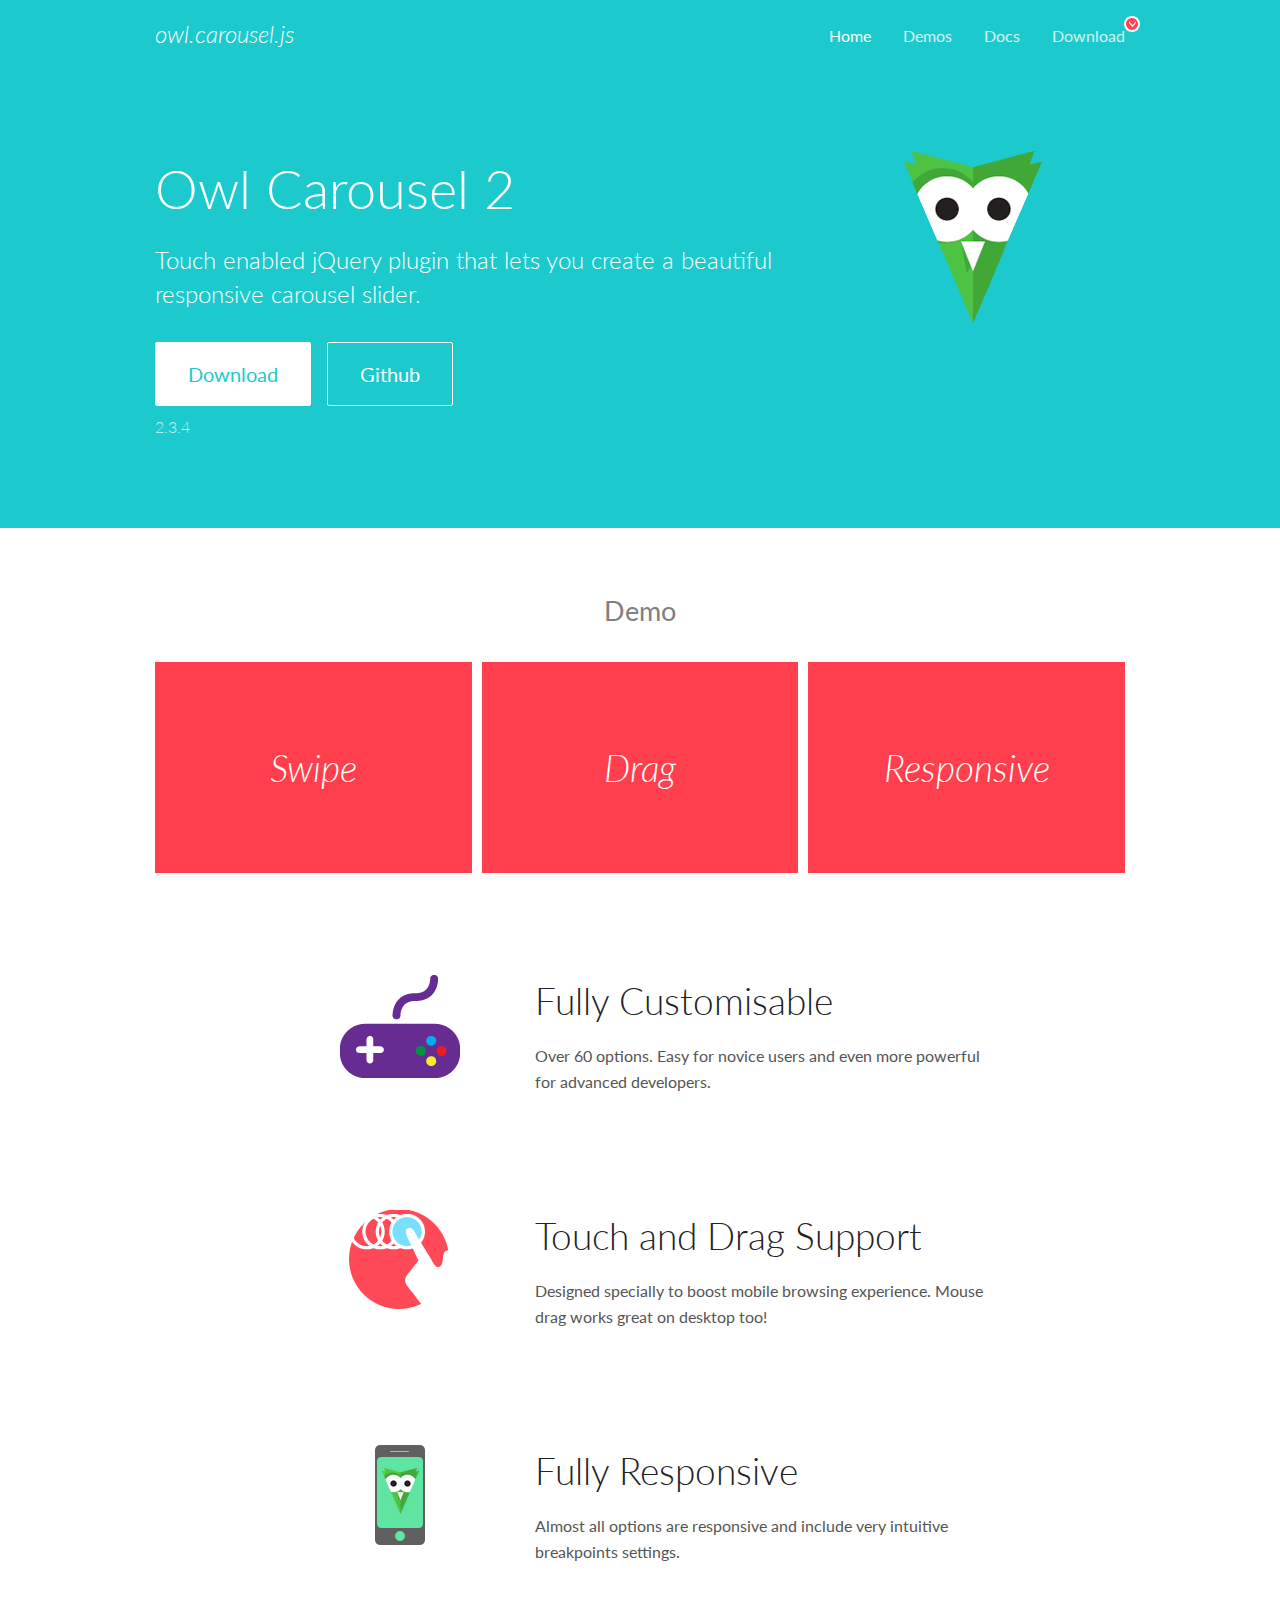
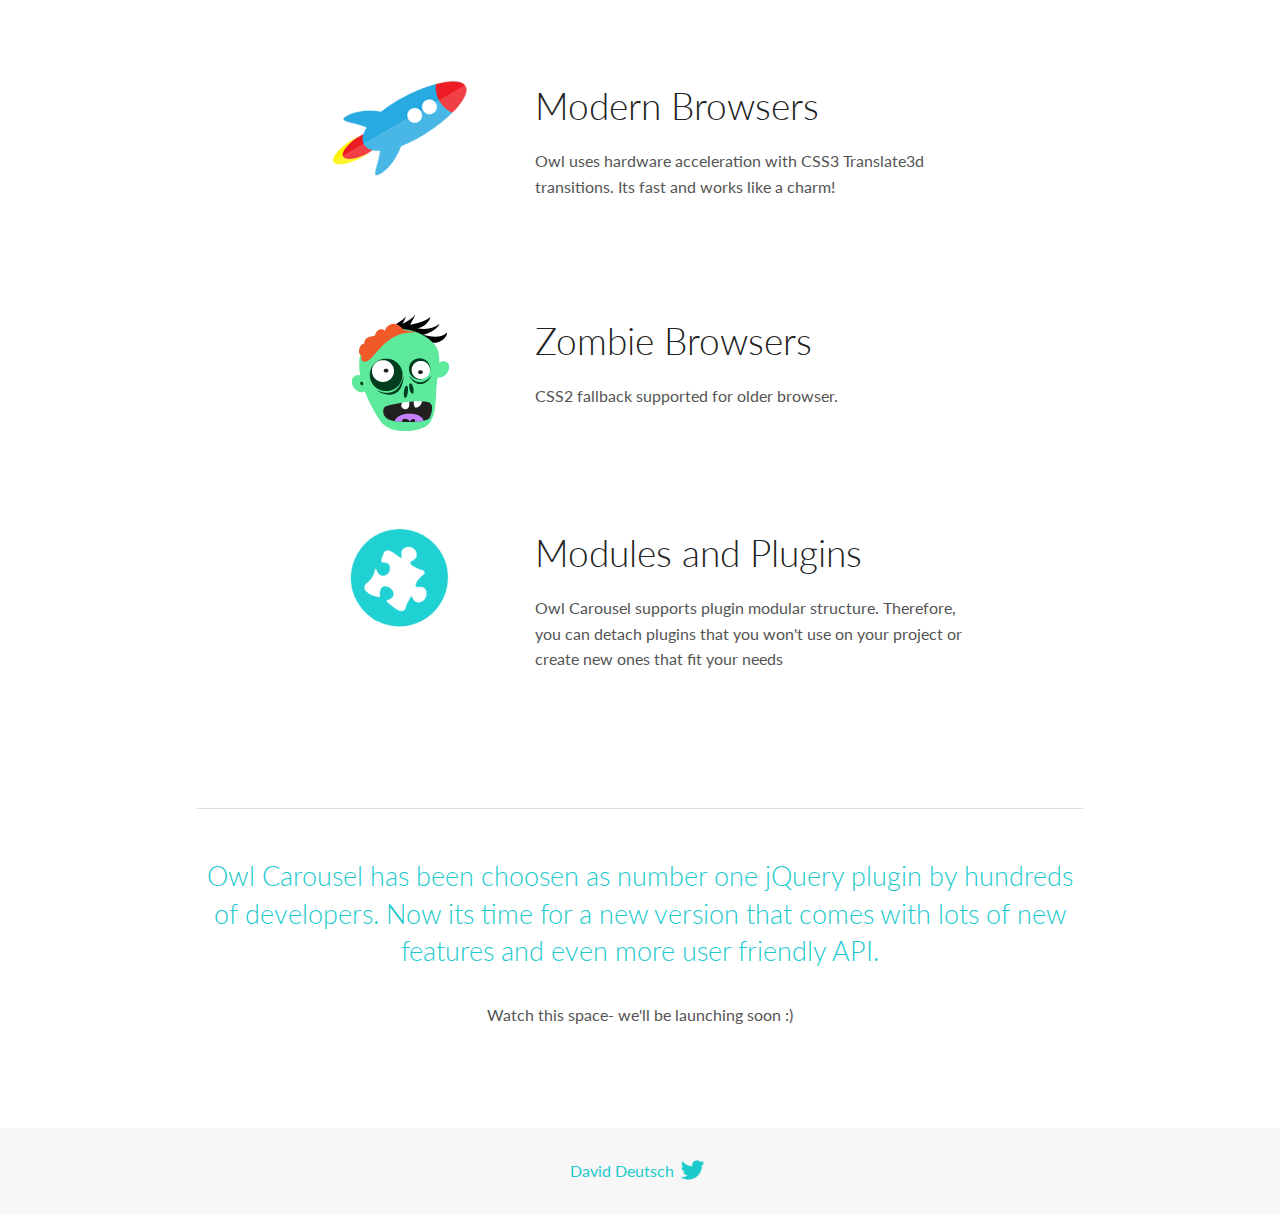
<file: libs/owlcarousel/docs/index.html>
<!DOCTYPE html>
<html lang="en">
  <head>

    <!-- head -->
    <meta charset="utf-8">
    <meta name="msapplication-tap-highlight" content="no" />
    <meta name="viewport" content="width=device-width, initial-scale=1.0" />
    <meta name="description" content="Touch enabled jQuery plugin that lets you create beautiful responsive carousel slider.">
    <meta name="author" content="David Deutsch">
    <title>
      Home | Owl Carousel | 2.3.4
    </title>

    <!-- Stylesheets -->
    <link href='https://fonts.googleapis.com/css?family=Lato:300,400,700,400italic,300italic' rel='stylesheet' type='text/css'>
    <link rel="stylesheet" href="assets/css/docs.theme.min.css">

    <!-- Owl Stylesheets -->
    <link rel="stylesheet" href="assets/owlcarousel/assets/owl.carousel.min.css">
    <link rel="stylesheet" href="assets/owlcarousel/assets/owl.theme.default.min.css">

    <!-- HTML5 shim and Respond.js IE8 support of HTML5 elements and media queries -->

    <!--[if lt IE 9]>
      <script src="https://oss.maxcdn.com/libs/html5shiv/3.7.0/html5shiv.js"></script>
      <script src="https://oss.maxcdn.com/libs/respond.js/1.3.0/respond.min.js"></script>
    <![endif]-->

    <!-- Favicons -->
    <link rel="apple-touch-icon-precomposed" sizes="144x144" href="assets/ico/apple-touch-icon-144-precomposed.png">
    <link rel="shortcut icon" href="assets/ico/favicon.png">
    <link rel="shortcut icon" href="favicon.ico">

    <!-- Yeah i know js should not be in header. Its required for demos.-->

    <!-- javascript -->
    <script src="assets/vendors/jquery.min.js"></script>
    <script src="assets/owlcarousel/owl.carousel.js"></script>
  </head>
  <body>

    <!-- header -->
    <header class="header">
      <div class="row">
        <div class="large-12 columns">
          <div class="brand left">
            <h3>
              <a href="/OwlCarousel2/">owl.carousel.js</a> 
            </h3>
          </div>
          <a id="toggle-nav" class="right">
            <span></span> <span></span> <span></span> 
          </a> 
          <div class="nav-bar">
            <ul class="clearfix">
              <li class="active">
                <a href="/OwlCarousel2/index.html">Home</a> 
              </li>
              <li> <a href="/OwlCarousel2/demos/demos.html">Demos</a>  </li>
              <li> <a href="/OwlCarousel2/docs/started-welcome.html">Docs</a>  </li>
              <li>
                <a href="https://github.com/OwlCarousel2/OwlCarousel2/archive/2.3.4.zip">Download</a> 
                <span class="download"></span> 
              </li>
            </ul>
          </div>
        </div>
      </div>
    </header>

    <!-- home panel -->
    <section id="hero">
      <div class="row">
        <div class="large-8 medium-8 columns">
          <h1>Owl Carousel 2</h1>
          <h4>Touch enabled jQuery plugin that lets you create a beautiful responsive carousel slider.</h4>
          <a href="https://github.com/OwlCarousel2/OwlCarousel2/archive/2.3.4.zip" class="hero-button">Download</a> 
          <a href="https://github.com/OwlCarousel2/OwlCarousel2" class="hero-button outline">Github</a> 
          <p>2.3.4</p>
        </div>
        <div class="large-4 medium-4 columns">
          <img class="owl-logo" src="assets/img/owl-logo.png" alt="mr. Owl">
        </div>
      </div>
    </section>

    <!-- body -->
    <div class="home-demo">
      <div class="row">
        <div class="large-12 columns">
          <h3>Demo</h3>
          <div class="owl-carousel">
            <div class="item">
              <h2>Swipe</h2>
            </div>
            <div class="item">
              <h2>Drag</h2>
            </div>
            <div class="item">
              <h2>Responsive</h2>
            </div>
            <div class="item">
              <h2>CSS3</h2>
            </div>
            <div class="item">
              <h2>Fast</h2>
            </div>
            <div class="item">
              <h2>Easy</h2>
            </div>
            <div class="item">
              <h2>Free</h2>
            </div>
            <div class="item">
              <h2>Upgradable</h2>
            </div>
            <div class="item">
              <h2>Tons of options</h2>
            </div>
            <div class="item">
              <h2>Infinity</h2>
            </div>
            <div class="item">
              <h2>Auto Width</h2>
            </div>
          </div>
        </div>
      </div>
    </div>
    <script>
      var owl = $('.owl-carousel');
      owl.owlCarousel({
        margin: 10,
        loop: true,
        responsive: {
          0: {
            items: 1
          },
          600: {
            items: 2
          },
          1000: {
            items: 3
          }
        }
      })
    </script>

    <!-- features -->
    <div id="features">
      <div class="row">
        <div class="small-12 medium-9 small-centered columns">
          <section class="row feature">
            <div class="medium-4 small-12 columns">
              <img src="assets/img/feature-options.png" alt="">
            </div>
            <div class="medium-8 small-12 columns">
              <h2>Fully Customisable</h2>
              <p>Over 60 options. Easy for novice users and even more powerful for advanced developers.</p>
            </div>
          </section>
          <section class="row feature">
            <div class="medium-4 small-12 columns">
              <img src="assets/img/feature-drag.png" alt="">
            </div>
            <div class="medium-8 small-12 columns">
              <h2>Touch and Drag Support</h2>
              <p>Designed specially to boost mobile browsing experience. Mouse drag works great on desktop too!</p>
            </div>
          </section>
          <section class="row feature">
            <div class="medium-4 small-12 columns">
              <img src="assets/img/feature-responsive.png" alt="">
            </div>
            <div class="medium-8 small-12 columns">
              <h2>Fully Responsive</h2>
              <p>Almost all options are responsive and include very intuitive breakpoints settings.</p>
            </div>
          </section>
          <section class="row feature">
            <div class="medium-4 small-12 columns">
              <img src="assets/img/feature-modern.png" alt="">
            </div>
            <div class="medium-8 small-12 columns">
              <h2>Modern Browsers</h2>
              <p>Owl uses hardware acceleration with CSS3 Translate3d transitions. Its fast and works like a charm! </p>
            </div>
          </section>
          <section class="row feature">
            <div class="medium-4 small-12 columns">
              <img src="assets/img/feature-zombie.png" alt="">
            </div>
            <div class="medium-8 small-12 columns">
              <h2>Zombie Browsers</h2>
              <p>CSS2 fallback supported for older browser.</p>
            </div>
          </section>
          <section class="row feature">
            <div class="medium-4 small-12 columns">
              <img src="assets/img/feature-module.png" alt="">
            </div>
            <div class="medium-8 small-12 columns">
              <h2>Modules and Plugins</h2>
              <p>Owl Carousel supports plugin modular structure. Therefore, you can detach plugins that you won&#x27;t use on your project or create new ones that fit your needs</p>
            </div>
          </section>
        </div>
      </div>
    </div>

    <!-- footer -->
    <section id="teaser-text">
      <div class="row">
        <div class="small-12 medium-11 small-centered columns">
          <hr>
          <h3 id="owl-carousel-has-been-choosen-as-number-one-jquery-plugin-by-hundreds-of-developers-now-its-time-for-a-new-version-that-comes-with-lots-of-new-features-and-even-more-user-friendly-api-">Owl Carousel has been choosen as number one jQuery plugin by hundreds of developers. Now its time for a new version that comes with lots of new features and even more user friendly API.</h3>
          <p>Watch this space- we&#39;ll be launching soon :)</p>
        </div>
      </div>
    </section>

    <!-- footer -->
    <footer class="footer">
      <div class="row">
        <div class="large-12 columns">
          <h5>
            <a href="/OwlCarousel2/docs/support-contact.html">David Deutsch</a> 
            <a id="custom-tweet-button" href="https://twitter.com/share?url=https://github.com/OwlCarousel2/OwlCarousel2&text=Owl Carousel - This is so awesome! " target="_blank"></a> 
          </h5>
        </div>
      </div>
    </footer>

    <!-- vendors -->
    <script src="assets/vendors/highlight.js"></script>
    <script src="assets/js/app.js"></script>
  </body>
</html>
</file>
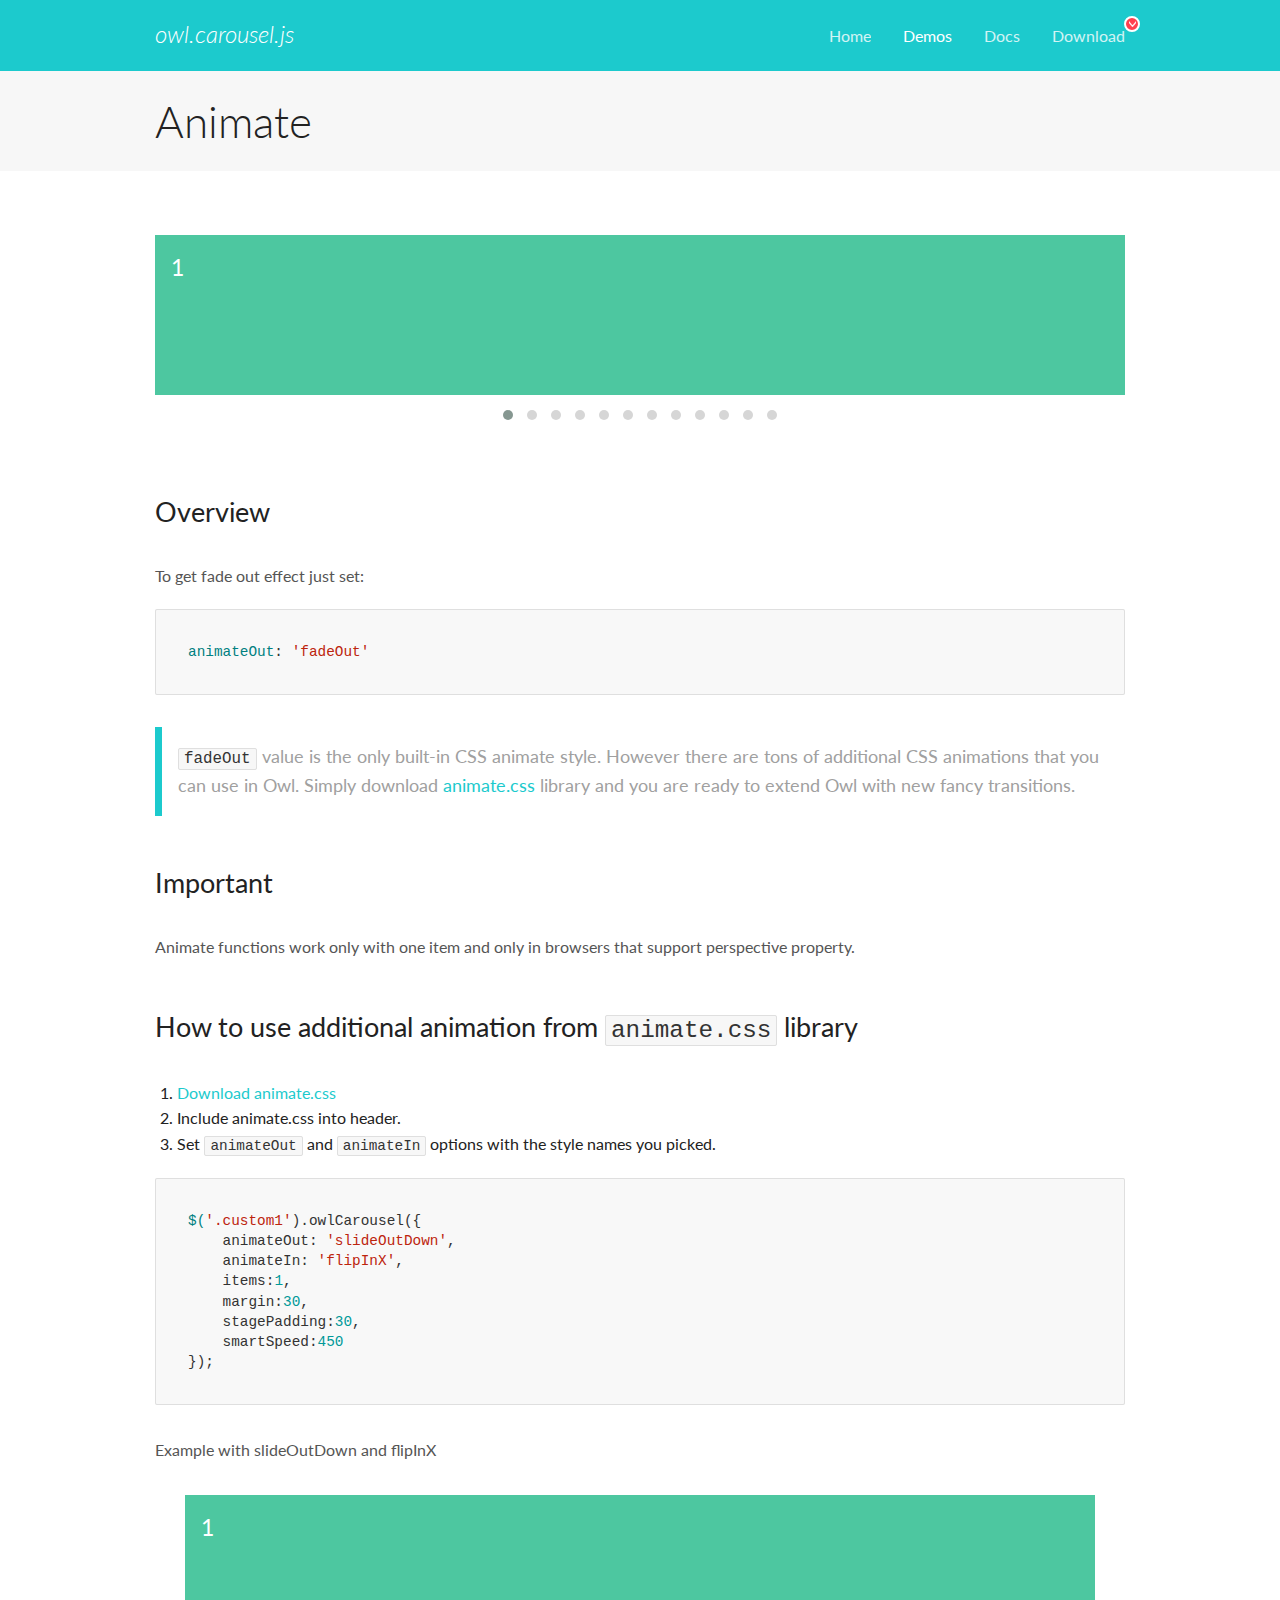
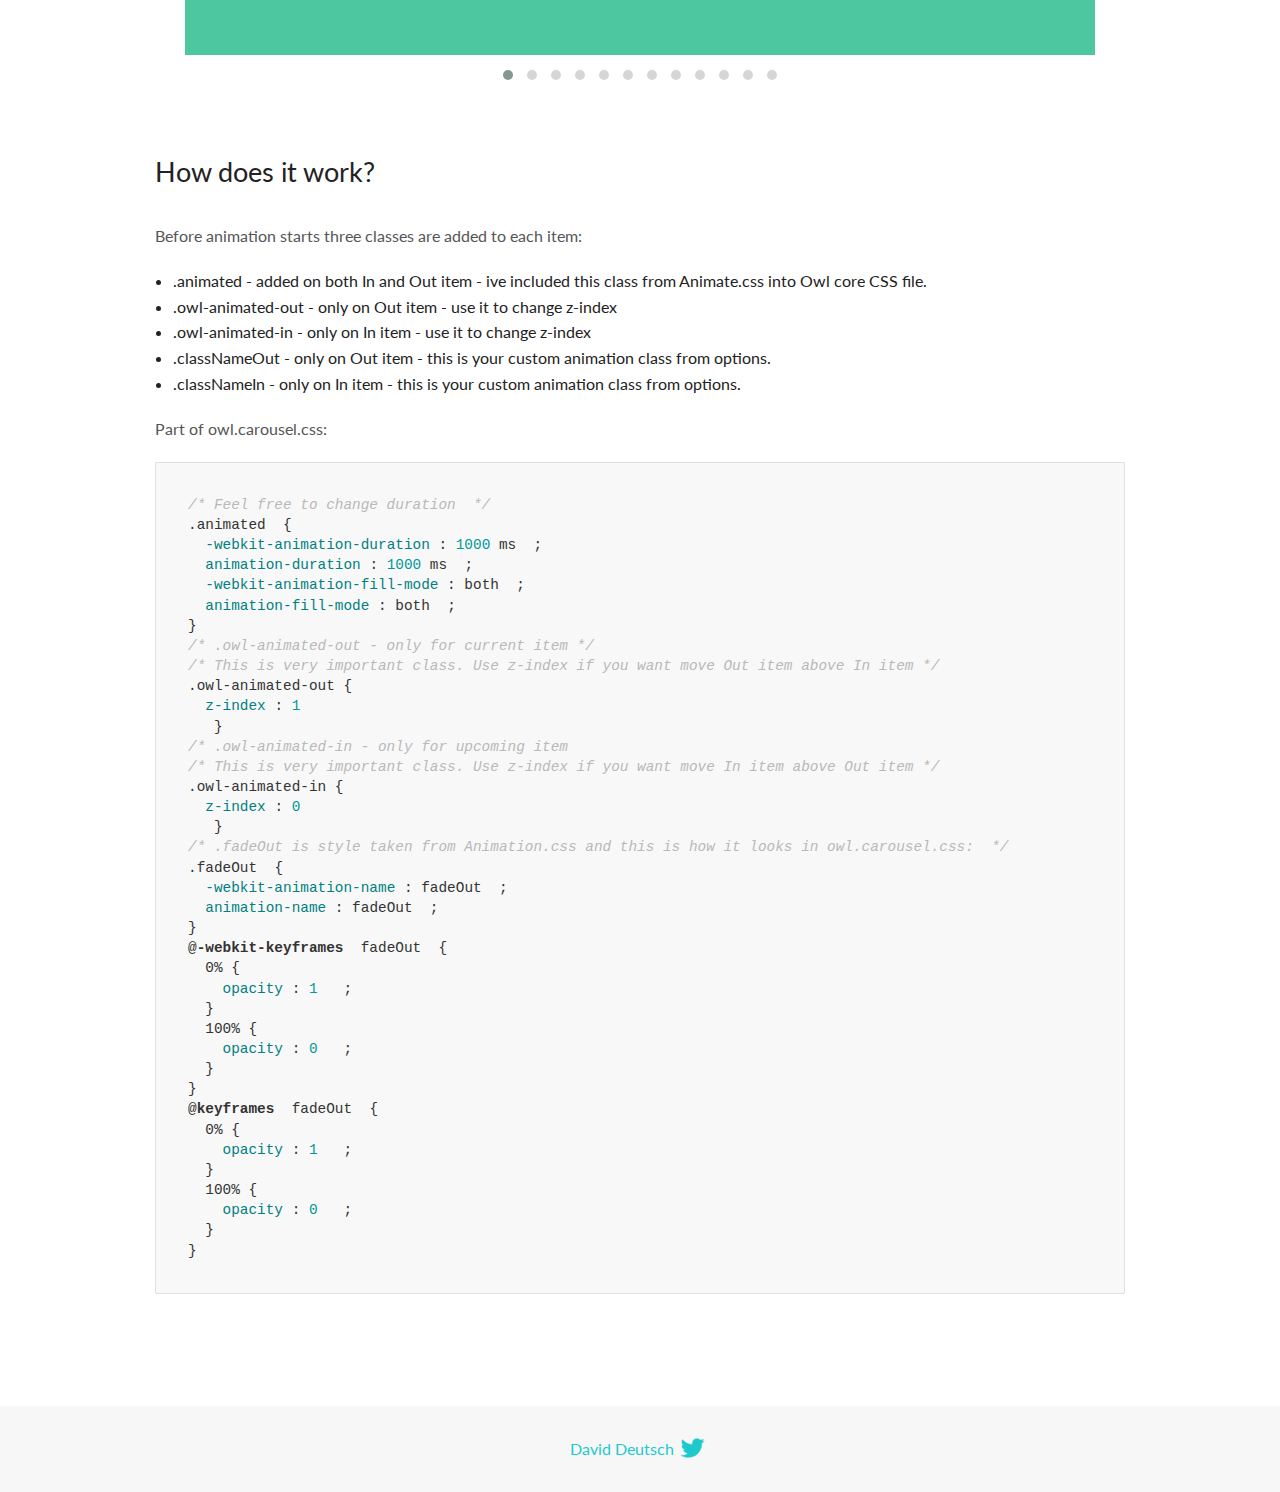
<file: libs/owlcarousel/docs/demos/animate.html>
<!DOCTYPE html>
<html lang="en">
  <head>

    <!-- head -->
    <meta charset="utf-8">
    <meta name="msapplication-tap-highlight" content="no" />
    <meta name="viewport" content="width=device-width, initial-scale=1.0" />
    <meta name="description" content="Animate carousel">
    <meta name="author" content="David Deutsch">
    <title>
      Animate Demo | Owl Carousel | 2.3.4
    </title>

    <!-- Stylesheets -->
    <link href='https://fonts.googleapis.com/css?family=Lato:300,400,700,400italic,300italic' rel='stylesheet' type='text/css'>
    <link rel="stylesheet" href="../assets/css/docs.theme.min.css">

    <!-- Owl Stylesheets -->
    <link rel="stylesheet" href="../assets/owlcarousel/assets/owl.carousel.min.css">
    <link rel="stylesheet" href="../assets/owlcarousel/assets/owl.theme.default.min.css">

    <!-- HTML5 shim and Respond.js IE8 support of HTML5 elements and media queries -->

    <!--[if lt IE 9]>
      <script src="https://oss.maxcdn.com/libs/html5shiv/3.7.0/html5shiv.js"></script>
      <script src="https://oss.maxcdn.com/libs/respond.js/1.3.0/respond.min.js"></script>
    <![endif]-->

    <!-- Favicons -->
    <link rel="apple-touch-icon-precomposed" sizes="144x144" href="../assets/ico/apple-touch-icon-144-precomposed.png">
    <link rel="shortcut icon" href="../assets/ico/favicon.png">
    <link rel="shortcut icon" href="favicon.ico">

    <!-- Yeah i know js should not be in header. Its required for demos.-->

    <!-- javascript -->
    <script src="../assets/vendors/jquery.min.js"></script>
    <script src="../assets/owlcarousel/owl.carousel.js"></script>
  </head>
  <body>

    <!-- header -->
    <header class="header">
      <div class="row">
        <div class="large-12 columns">
          <div class="brand left">
            <h3>
              <a href="/OwlCarousel2/">owl.carousel.js</a> 
            </h3>
          </div>
          <a id="toggle-nav" class="right">
            <span></span> <span></span> <span></span> 
          </a> 
          <div class="nav-bar">
            <ul class="clearfix">
              <li> <a href="/OwlCarousel2/index.html">Home</a>  </li>
              <li class="active">
                <a href="/OwlCarousel2/demos/demos.html">Demos</a> 
              </li>
              <li> <a href="/OwlCarousel2/docs/started-welcome.html">Docs</a>  </li>
              <li>
                <a href="https://github.com/OwlCarousel2/OwlCarousel2/archive/2.3.4.zip">Download</a> 
                <span class="download"></span> 
              </li>
            </ul>
          </div>
        </div>
      </div>
    </header>

    <!-- title -->
    <section class="title">
      <div class="row">
        <div class="large-12 columns">
          <h1>Animate</h1>
        </div>
      </div>
    </section>

    <!--  Demos -->
    <section id="demos">
      <div class="row">
        <div class="large-12 columns">
          <div class="fadeOut owl-carousel owl-theme">
            <div class="item">
              <h4>1</h4>
            </div>
            <div class="item">
              <h4>2</h4>
            </div>
            <div class="item">
              <h4>3</h4>
            </div>
            <div class="item">
              <h4>4</h4>
            </div>
            <div class="item">
              <h4>5</h4>
            </div>
            <div class="item">
              <h4>6</h4>
            </div>
            <div class="item">
              <h4>7</h4>
            </div>
            <div class="item">
              <h4>8</h4>
            </div>
            <div class="item">
              <h4>9</h4>
            </div>
            <div class="item">
              <h4>10</h4>
            </div>
            <div class="item">
              <h4>11</h4>
            </div>
            <div class="item">
              <h4>12</h4>
            </div>
          </div>
          <h3 id="overview">Overview</h3>
          <p>To get fade out effect just set:</p>
          <pre><code>animateOut: &#39;fadeOut&#39;</code></pre>
          <blockquote>
            <p><code>fadeOut</code> value is the only built-in CSS animate style. However there are tons of additional CSS animations that you can use in Owl. Simply download
              <a href="https://daneden.github.io/animate.css/">animate.css</a>  library and you are ready to extend Owl with new fancy transitions.</p>
          </blockquote>
          <h3 id="important">Important</h3>
          <p>Animate functions work only with one item and only in browsers that support perspective property.</p>
          <h3 id="how-to-use-additional-animation-from-animate-css-library">How to use additional animation from <code>animate.css</code> library</h3>
          <ol>
            <li> <a href="https://daneden.github.io/animate.css/">Download animate.css</a>  </li>
            <li>Include animate.css into header.</li>
            <li>Set <code>animateOut</code> and <code>animateIn</code> options with the style names you picked.</li>
          </ol>
          <pre><code>$(&#39;.custom1&#39;).owlCarousel({
    animateOut: &#39;slideOutDown&#39;,
    animateIn: &#39;flipInX&#39;,
    items:1,
    margin:30,
    stagePadding:30,
    smartSpeed:450
});</code></pre>
          <p>Example with slideOutDown and flipInX</p>
          <div class="custom1 owl-carousel owl-theme">
            <div class="item">
              <h4>1</h4>
            </div>
            <div class="item">
              <h4>2</h4>
            </div>
            <div class="item">
              <h4>3</h4>
            </div>
            <div class="item">
              <h4>4</h4>
            </div>
            <div class="item">
              <h4>5</h4>
            </div>
            <div class="item">
              <h4>6</h4>
            </div>
            <div class="item">
              <h4>7</h4>
            </div>
            <div class="item">
              <h4>8</h4>
            </div>
            <div class="item">
              <h4>9</h4>
            </div>
            <div class="item">
              <h4>10</h4>
            </div>
            <div class="item">
              <h4>11</h4>
            </div>
            <div class="item">
              <h4>12</h4>
            </div>
          </div>
          <h3 id="how-does-it-work-">How does it work?</h3>
          <p>Before animation starts three classes are added to each item:</p>
          <ul>
            <li>.animated - added on both In and Out item - ive included this class from Animate.css into Owl core CSS file.</li>
            <li>.owl-animated-out - only on Out item - use it to change z-index</li>
            <li>.owl-animated-in - only on In item - use it to change z-index</li>
            <li>.classNameOut - only on Out item - this is your custom animation class from options.</li>
            <li>.classNameIn - only on In item - this is your custom animation class from options.</li>
          </ul>
          <p>Part of owl.carousel.css:</p>
          <pre><code class="language-css"><span class="comment">/* Feel free to change duration  */</span> 
<span class="class">.animated</span>  <span class="rules">{
  <span class="rule"><span class="attribute">-webkit-animation-duration</span> :<span class="value"> <span class="number">1000</span> ms</span> </span> ;
  <span class="rule"><span class="attribute">animation-duration</span> :<span class="value"> <span class="number">1000</span> ms</span> </span> ;
  <span class="rule"><span class="attribute">-webkit-animation-fill-mode</span> :<span class="value"> both</span> </span> ;
  <span class="rule"><span class="attribute">animation-fill-mode</span> :<span class="value"> both</span> </span> ;
<span class="rule">}</span> </span> 
<span class="comment">/* .owl-animated-out - only for current item */</span> 
<span class="comment">/* This is very important class. Use z-index if you want move Out item above In item */</span> 
<span class="class">.owl-animated-out</span> <span class="rules">{
  <span class="rule"><span class="attribute">z-index</span> :<span class="value"> <span class="number">1</span> 
</span> </span> </span> }
<span class="comment">/* .owl-animated-in - only for upcoming item
/* This is very important class. Use z-index if you want move In item above Out item */</span> 
<span class="class">.owl-animated-in</span> <span class="rules">{
  <span class="rule"><span class="attribute">z-index</span> :<span class="value"> <span class="number">0</span> 
</span> </span> </span> }
<span class="comment">/* .fadeOut is style taken from Animation.css and this is how it looks in owl.carousel.css:  */</span> 
<span class="class">.fadeOut</span>  <span class="rules">{
  <span class="rule"><span class="attribute">-webkit-animation-name</span> :<span class="value"> fadeOut</span> </span> ;
  <span class="rule"><span class="attribute">animation-name</span> :<span class="value"> fadeOut</span> </span> ;
<span class="rule">}</span> </span> 
<span class="at_rule">@<span class="keyword">-webkit-keyframes</span>  fadeOut </span> {
  0% <span class="rules">{
    <span class="rule"><span class="attribute">opacity</span> :<span class="value"> <span class="number">1</span> </span> </span> ;
  <span class="rule">}</span> </span> 
  100% <span class="rules">{
    <span class="rule"><span class="attribute">opacity</span> :<span class="value"> <span class="number">0</span> </span> </span> ;
  <span class="rule">}</span> </span> 
}
<span class="at_rule">@<span class="keyword">keyframes</span>  fadeOut </span> {
  0% <span class="rules">{
    <span class="rule"><span class="attribute">opacity</span> :<span class="value"> <span class="number">1</span> </span> </span> ;
  <span class="rule">}</span> </span> 
  100% <span class="rules">{
    <span class="rule"><span class="attribute">opacity</span> :<span class="value"> <span class="number">0</span> </span> </span> ;
  <span class="rule">}</span> </span> 
}</code></pre>
          <link rel="stylesheet" href="../assets/css/animate.css">
          <script>
            jQuery(document).ready(function($) {
              $('.fadeOut').owlCarousel({
                items: 1,
                animateOut: 'fadeOut',
                loop: true,
                margin: 10,
              });
              $('.custom1').owlCarousel({
                animateOut: 'slideOutDown',
                animateIn: 'flipInX',
                items: 1,
                margin: 30,
                stagePadding: 30,
                smartSpeed: 450
              });
            });
          </script>
        </div>
      </div>
    </section>

    <!-- footer -->
    <footer class="footer">
      <div class="row">
        <div class="large-12 columns">
          <h5>
            <a href="/OwlCarousel2/docs/support-contact.html">David Deutsch</a> 
            <a id="custom-tweet-button" href="https://twitter.com/share?url=https://github.com/OwlCarousel2/OwlCarousel2&text=Owl Carousel - This is so awesome! " target="_blank"></a> 
          </h5>
        </div>
      </div>
    </footer>

    <!-- vendors -->
    <script src="../assets/vendors/highlight.js"></script>
    <script src="../assets/js/app.js"></script>
  </body>
</html>
</file>
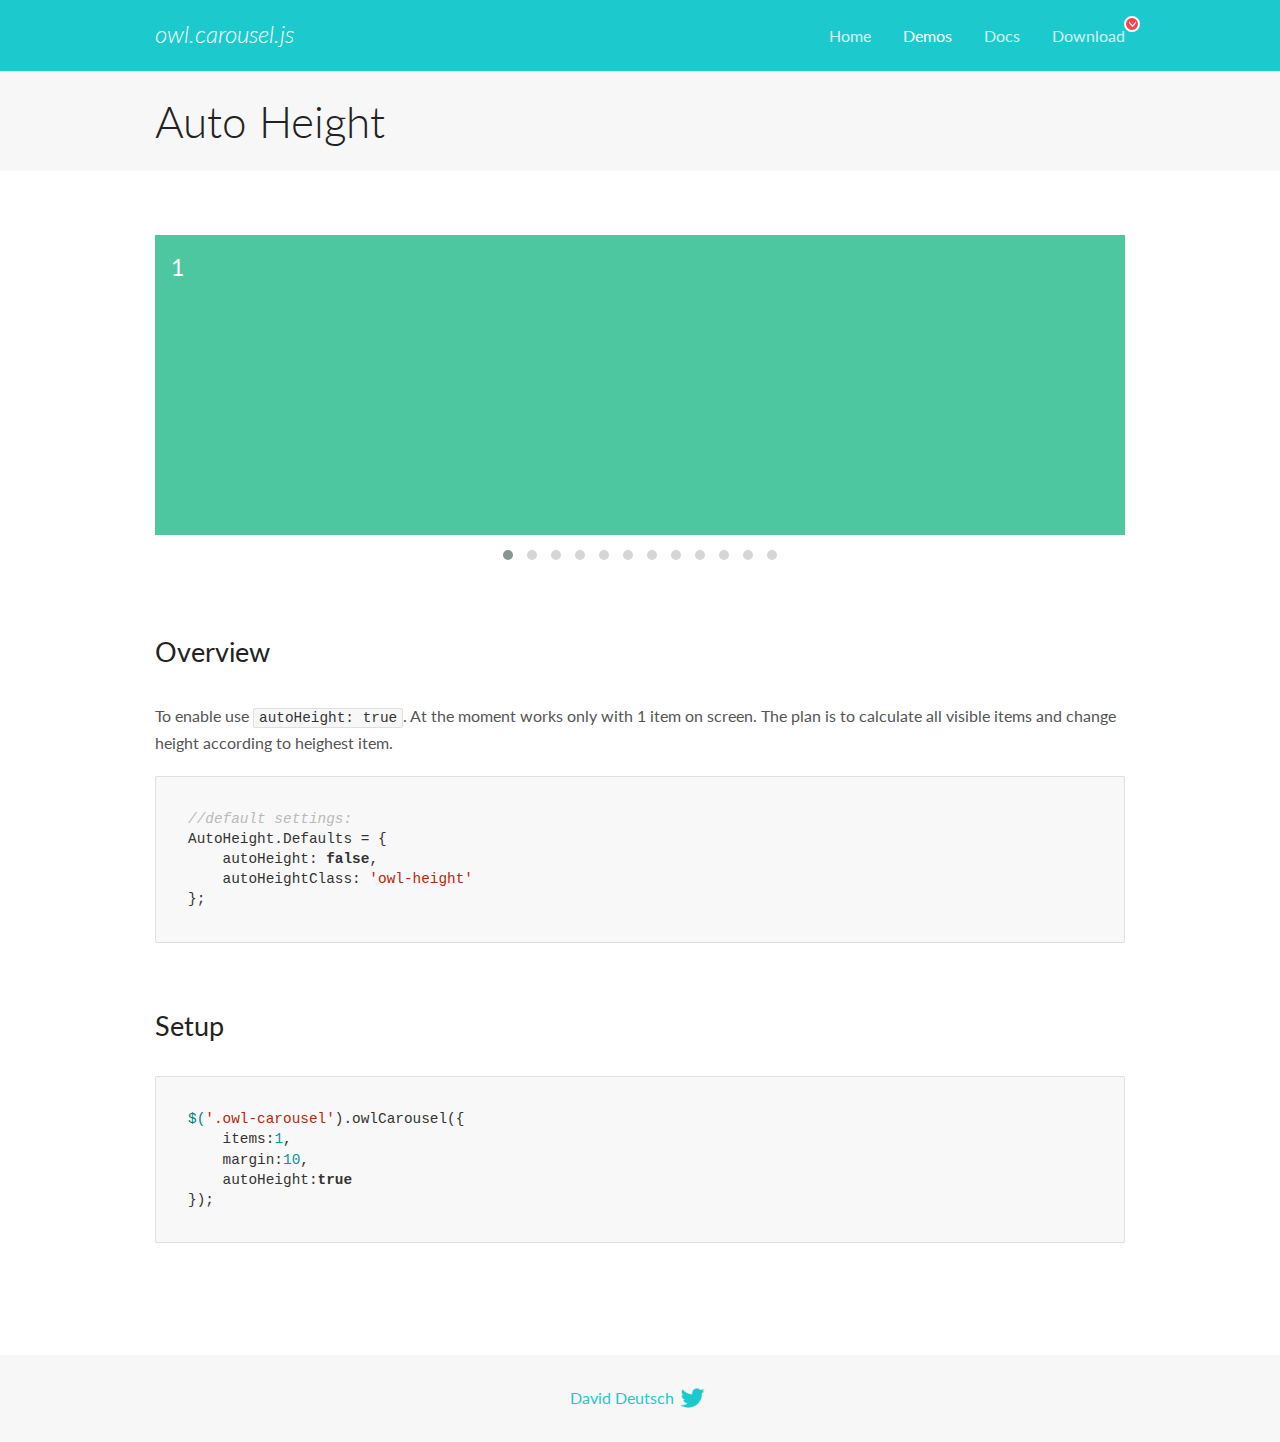
<file: libs/owlcarousel/docs/demos/autoheight.html>
<!DOCTYPE html>
<html lang="en">
  <head>

    <!-- head -->
    <meta charset="utf-8">
    <meta name="msapplication-tap-highlight" content="no" />
    <meta name="viewport" content="width=device-width, initial-scale=1.0" />
    <meta name="description" content="autoHeight usage demo">
    <meta name="author" content="David Deutsch">
    <title>
      Auto Height Demo | Owl Carousel | 2.3.4
    </title>

    <!-- Stylesheets -->
    <link href='https://fonts.googleapis.com/css?family=Lato:300,400,700,400italic,300italic' rel='stylesheet' type='text/css'>
    <link rel="stylesheet" href="../assets/css/docs.theme.min.css">

    <!-- Owl Stylesheets -->
    <link rel="stylesheet" href="../assets/owlcarousel/assets/owl.carousel.min.css">
    <link rel="stylesheet" href="../assets/owlcarousel/assets/owl.theme.default.min.css">

    <!-- HTML5 shim and Respond.js IE8 support of HTML5 elements and media queries -->

    <!--[if lt IE 9]>
      <script src="https://oss.maxcdn.com/libs/html5shiv/3.7.0/html5shiv.js"></script>
      <script src="https://oss.maxcdn.com/libs/respond.js/1.3.0/respond.min.js"></script>
    <![endif]-->

    <!-- Favicons -->
    <link rel="apple-touch-icon-precomposed" sizes="144x144" href="../assets/ico/apple-touch-icon-144-precomposed.png">
    <link rel="shortcut icon" href="../assets/ico/favicon.png">
    <link rel="shortcut icon" href="favicon.ico">

    <!-- Yeah i know js should not be in header. Its required for demos.-->

    <!-- javascript -->
    <script src="../assets/vendors/jquery.min.js"></script>
    <script src="../assets/owlcarousel/owl.carousel.js"></script>
  </head>
  <body>

    <!-- header -->
    <header class="header">
      <div class="row">
        <div class="large-12 columns">
          <div class="brand left">
            <h3>
              <a href="/OwlCarousel2/">owl.carousel.js</a> 
            </h3>
          </div>
          <a id="toggle-nav" class="right">
            <span></span> <span></span> <span></span> 
          </a> 
          <div class="nav-bar">
            <ul class="clearfix">
              <li> <a href="/OwlCarousel2/index.html">Home</a>  </li>
              <li class="active">
                <a href="/OwlCarousel2/demos/demos.html">Demos</a> 
              </li>
              <li> <a href="/OwlCarousel2/docs/started-welcome.html">Docs</a>  </li>
              <li>
                <a href="https://github.com/OwlCarousel2/OwlCarousel2/archive/2.3.4.zip">Download</a> 
                <span class="download"></span> 
              </li>
            </ul>
          </div>
        </div>
      </div>
    </header>

    <!-- title -->
    <section class="title">
      <div class="row">
        <div class="large-12 columns">
          <h1>Auto Height</h1>
        </div>
      </div>
    </section>

    <!--  Demos -->
    <section id="demos">
      <div class="row">
        <div class="large-12 columns">
          <div class="owl-carousel owl-theme">
            <div class="item" style="height:300px">
              <h4>1</h4>
            </div>
            <div class="item" style="height:100px">
              <h4>2</h4>
            </div>
            <div class="item" style="height:500px">
              <h4>3</h4>
            </div>
            <div class="item" style="height:250px">
              <h4>4</h4>
            </div>
            <div class="item" style="height:400px">
              <h4>5</h4>
            </div>
            <div class="item" style="height:500px">
              <h4>6</h4>
            </div>
            <div class="item" style="height:600px">
              <h4>7</h4>
            </div>
            <div class="item" style="height:400px">
              <h4>8</h4>
            </div>
            <div class="item" style="height:300px">
              <h4>9</h4>
            </div>
            <div class="item" style="height:350px">
              <h4>10</h4>
            </div>
            <div class="item" style="height:200px">
              <h4>11</h4>
            </div>
            <div class="item" style="height:150px">
              <h4>12</h4>
            </div>
          </div>
          <h3 id="overview">Overview</h3>
          <p>To enable use <code>autoHeight: true</code>. At the moment works only with 1 item on screen. The plan is to calculate all visible items and change height according to heighest item.</p>
          <pre><code>//default settings:
AutoHeight.Defaults = {
    autoHeight: false,
    autoHeightClass: &#39;owl-height&#39;
};</code></pre>
          <h3 id="setup">Setup</h3>
          <pre><code>$(&#39;.owl-carousel&#39;).owlCarousel({
    items:1,
    margin:10,
    autoHeight:true
});</code></pre>
          <script>
            $(document).ready(function() {
              $('.owl-carousel').owlCarousel({
                items: 1,
                margin: 10,
                autoHeight: true
              });
            })
          </script>
        </div>
      </div>
    </section>

    <!-- footer -->
    <footer class="footer">
      <div class="row">
        <div class="large-12 columns">
          <h5>
            <a href="/OwlCarousel2/docs/support-contact.html">David Deutsch</a> 
            <a id="custom-tweet-button" href="https://twitter.com/share?url=https://github.com/OwlCarousel2/OwlCarousel2&text=Owl Carousel - This is so awesome! " target="_blank"></a> 
          </h5>
        </div>
      </div>
    </footer>

    <!-- vendors -->
    <script src="../assets/vendors/highlight.js"></script>
    <script src="../assets/js/app.js"></script>
  </body>
</html>
</file>
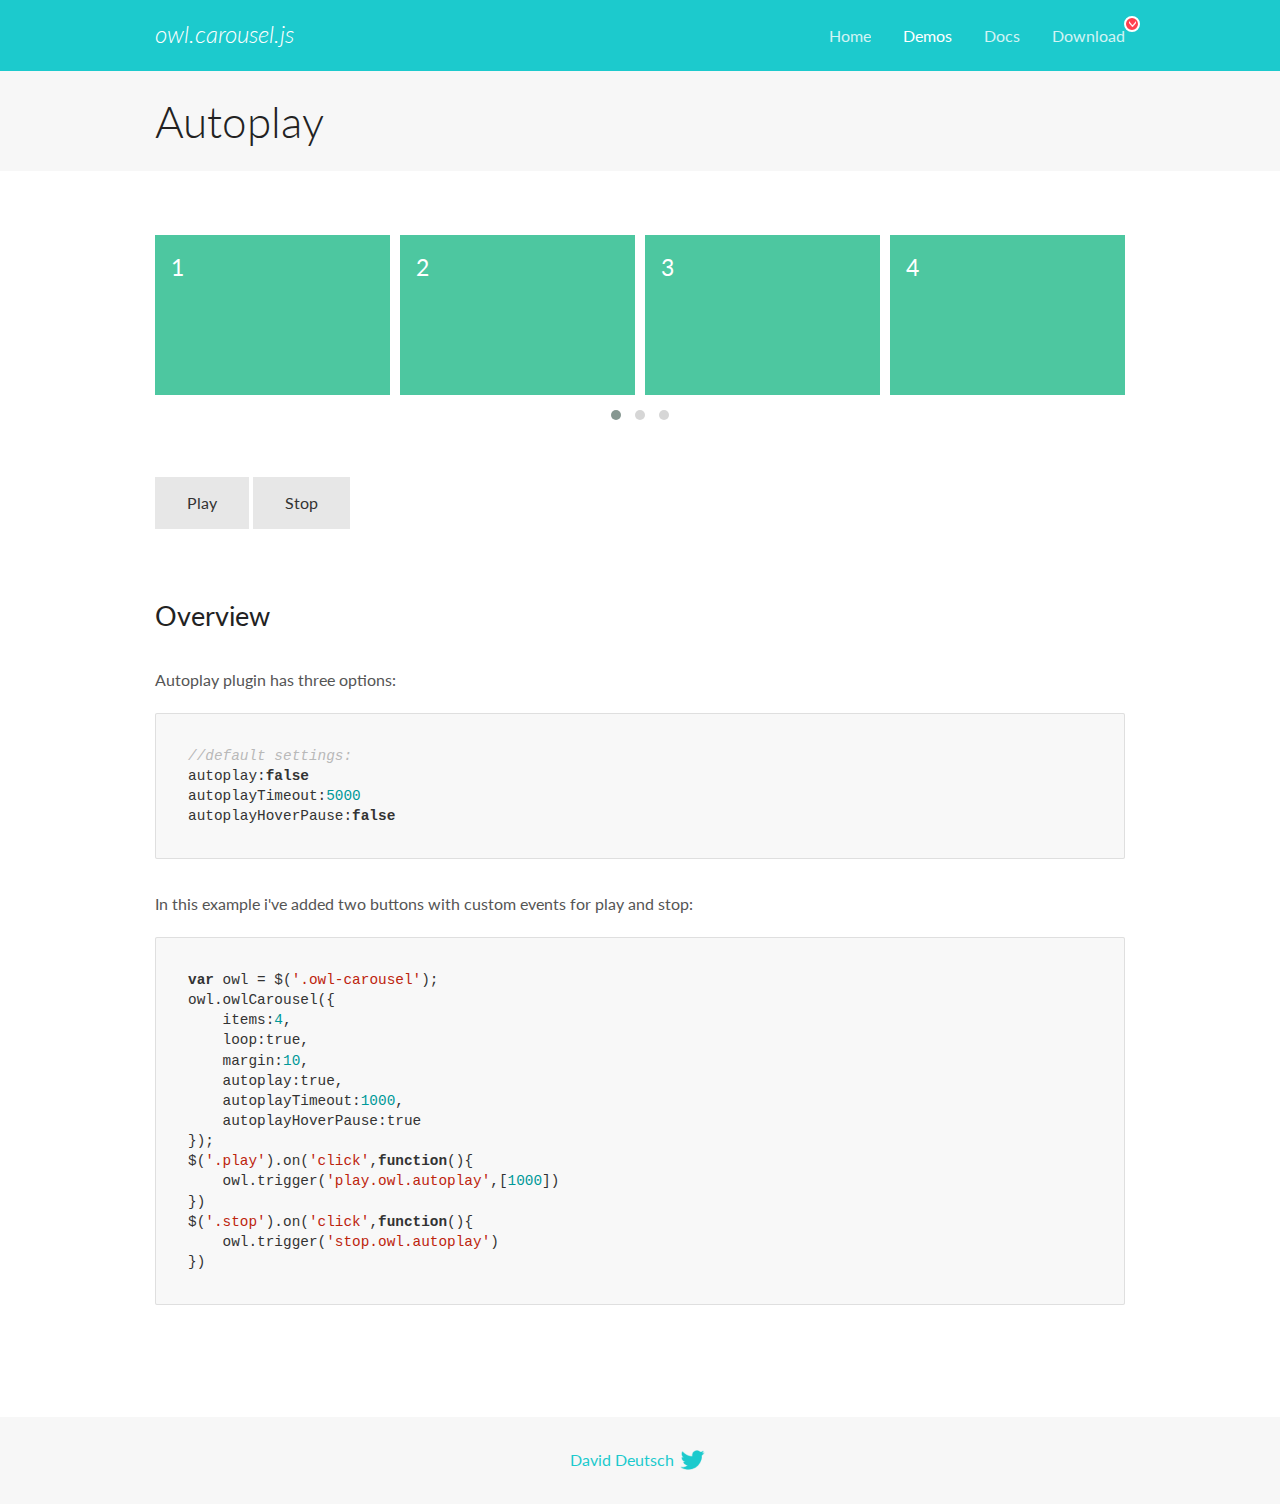
<file: libs/owlcarousel/docs/demos/autoplay.html>
<!DOCTYPE html>
<html lang="en">
  <head>

    <!-- head -->
    <meta charset="utf-8">
    <meta name="msapplication-tap-highlight" content="no" />
    <meta name="viewport" content="width=device-width, initial-scale=1.0" />
    <meta name="description" content="Autoplay usage demo">
    <meta name="author" content="David Deutsch">
    <title>
      Autoplay Demo | Owl Carousel | 2.3.4
    </title>

    <!-- Stylesheets -->
    <link href='https://fonts.googleapis.com/css?family=Lato:300,400,700,400italic,300italic' rel='stylesheet' type='text/css'>
    <link rel="stylesheet" href="../assets/css/docs.theme.min.css">

    <!-- Owl Stylesheets -->
    <link rel="stylesheet" href="../assets/owlcarousel/assets/owl.carousel.min.css">
    <link rel="stylesheet" href="../assets/owlcarousel/assets/owl.theme.default.min.css">

    <!-- HTML5 shim and Respond.js IE8 support of HTML5 elements and media queries -->

    <!--[if lt IE 9]>
      <script src="https://oss.maxcdn.com/libs/html5shiv/3.7.0/html5shiv.js"></script>
      <script src="https://oss.maxcdn.com/libs/respond.js/1.3.0/respond.min.js"></script>
    <![endif]-->

    <!-- Favicons -->
    <link rel="apple-touch-icon-precomposed" sizes="144x144" href="../assets/ico/apple-touch-icon-144-precomposed.png">
    <link rel="shortcut icon" href="../assets/ico/favicon.png">
    <link rel="shortcut icon" href="favicon.ico">

    <!-- Yeah i know js should not be in header. Its required for demos.-->

    <!-- javascript -->
    <script src="../assets/vendors/jquery.min.js"></script>
    <script src="../assets/owlcarousel/owl.carousel.js"></script>
  </head>
  <body>

    <!-- header -->
    <header class="header">
      <div class="row">
        <div class="large-12 columns">
          <div class="brand left">
            <h3>
              <a href="/OwlCarousel2/">owl.carousel.js</a> 
            </h3>
          </div>
          <a id="toggle-nav" class="right">
            <span></span> <span></span> <span></span> 
          </a> 
          <div class="nav-bar">
            <ul class="clearfix">
              <li> <a href="/OwlCarousel2/index.html">Home</a>  </li>
              <li class="active">
                <a href="/OwlCarousel2/demos/demos.html">Demos</a> 
              </li>
              <li> <a href="/OwlCarousel2/docs/started-welcome.html">Docs</a>  </li>
              <li>
                <a href="https://github.com/OwlCarousel2/OwlCarousel2/archive/2.3.4.zip">Download</a> 
                <span class="download"></span> 
              </li>
            </ul>
          </div>
        </div>
      </div>
    </header>

    <!-- title -->
    <section class="title">
      <div class="row">
        <div class="large-12 columns">
          <h1>Autoplay</h1>
        </div>
      </div>
    </section>

    <!--  Demos -->
    <section id="demos">
      <div class="row">
        <div class="large-12 columns">
          <div class="owl-carousel owl-theme">
            <div class="item">
              <h4>1</h4>
            </div>
            <div class="item">
              <h4>2</h4>
            </div>
            <div class="item">
              <h4>3</h4>
            </div>
            <div class="item">
              <h4>4</h4>
            </div>
            <div class="item">
              <h4>5</h4>
            </div>
            <div class="item">
              <h4>6</h4>
            </div>
            <div class="item">
              <h4>7</h4>
            </div>
            <div class="item">
              <h4>8</h4>
            </div>
            <div class="item">
              <h4>9</h4>
            </div>
            <div class="item">
              <h4>10</h4>
            </div>
            <div class="item">
              <h4>11</h4>
            </div>
            <div class="item">
              <h4>12</h4>
            </div>
          </div>
          <a class="button secondary play">Play</a> 
          <a class="button secondary stop">Stop</a> 
          <h3 id="overview">Overview</h3>
          <p>Autoplay plugin has three options:</p>
          <pre><code>//default settings:
autoplay:false
autoplayTimeout:5000
autoplayHoverPause:false</code></pre>
          <p>In this example i&#39;ve added two buttons with custom events for play and stop:</p>
          <pre><code>var owl = $(&#39;.owl-carousel&#39;);
owl.owlCarousel({
    items:4,
    loop:true,
    margin:10,
    autoplay:true,
    autoplayTimeout:1000,
    autoplayHoverPause:true
});
$(&#39;.play&#39;).on(&#39;click&#39;,function(){
    owl.trigger(&#39;play.owl.autoplay&#39;,[1000])
})
$(&#39;.stop&#39;).on(&#39;click&#39;,function(){
    owl.trigger(&#39;stop.owl.autoplay&#39;)
})</code></pre>
          <script>
            $(document).ready(function() {
              var owl = $('.owl-carousel');
              owl.owlCarousel({
                items: 4,
                loop: true,
                margin: 10,
                autoplay: true,
                autoplayTimeout: 1000,
                autoplayHoverPause: true
              });
              $('.play').on('click', function() {
                owl.trigger('play.owl.autoplay', [1000])
              })
              $('.stop').on('click', function() {
                owl.trigger('stop.owl.autoplay')
              })
            })
          </script>
        </div>
      </div>
    </section>

    <!-- footer -->
    <footer class="footer">
      <div class="row">
        <div class="large-12 columns">
          <h5>
            <a href="/OwlCarousel2/docs/support-contact.html">David Deutsch</a> 
            <a id="custom-tweet-button" href="https://twitter.com/share?url=https://github.com/OwlCarousel2/OwlCarousel2&text=Owl Carousel - This is so awesome! " target="_blank"></a> 
          </h5>
        </div>
      </div>
    </footer>

    <!-- vendors -->
    <script src="../assets/vendors/highlight.js"></script>
    <script src="../assets/js/app.js"></script>
  </body>
</html>
</file>
